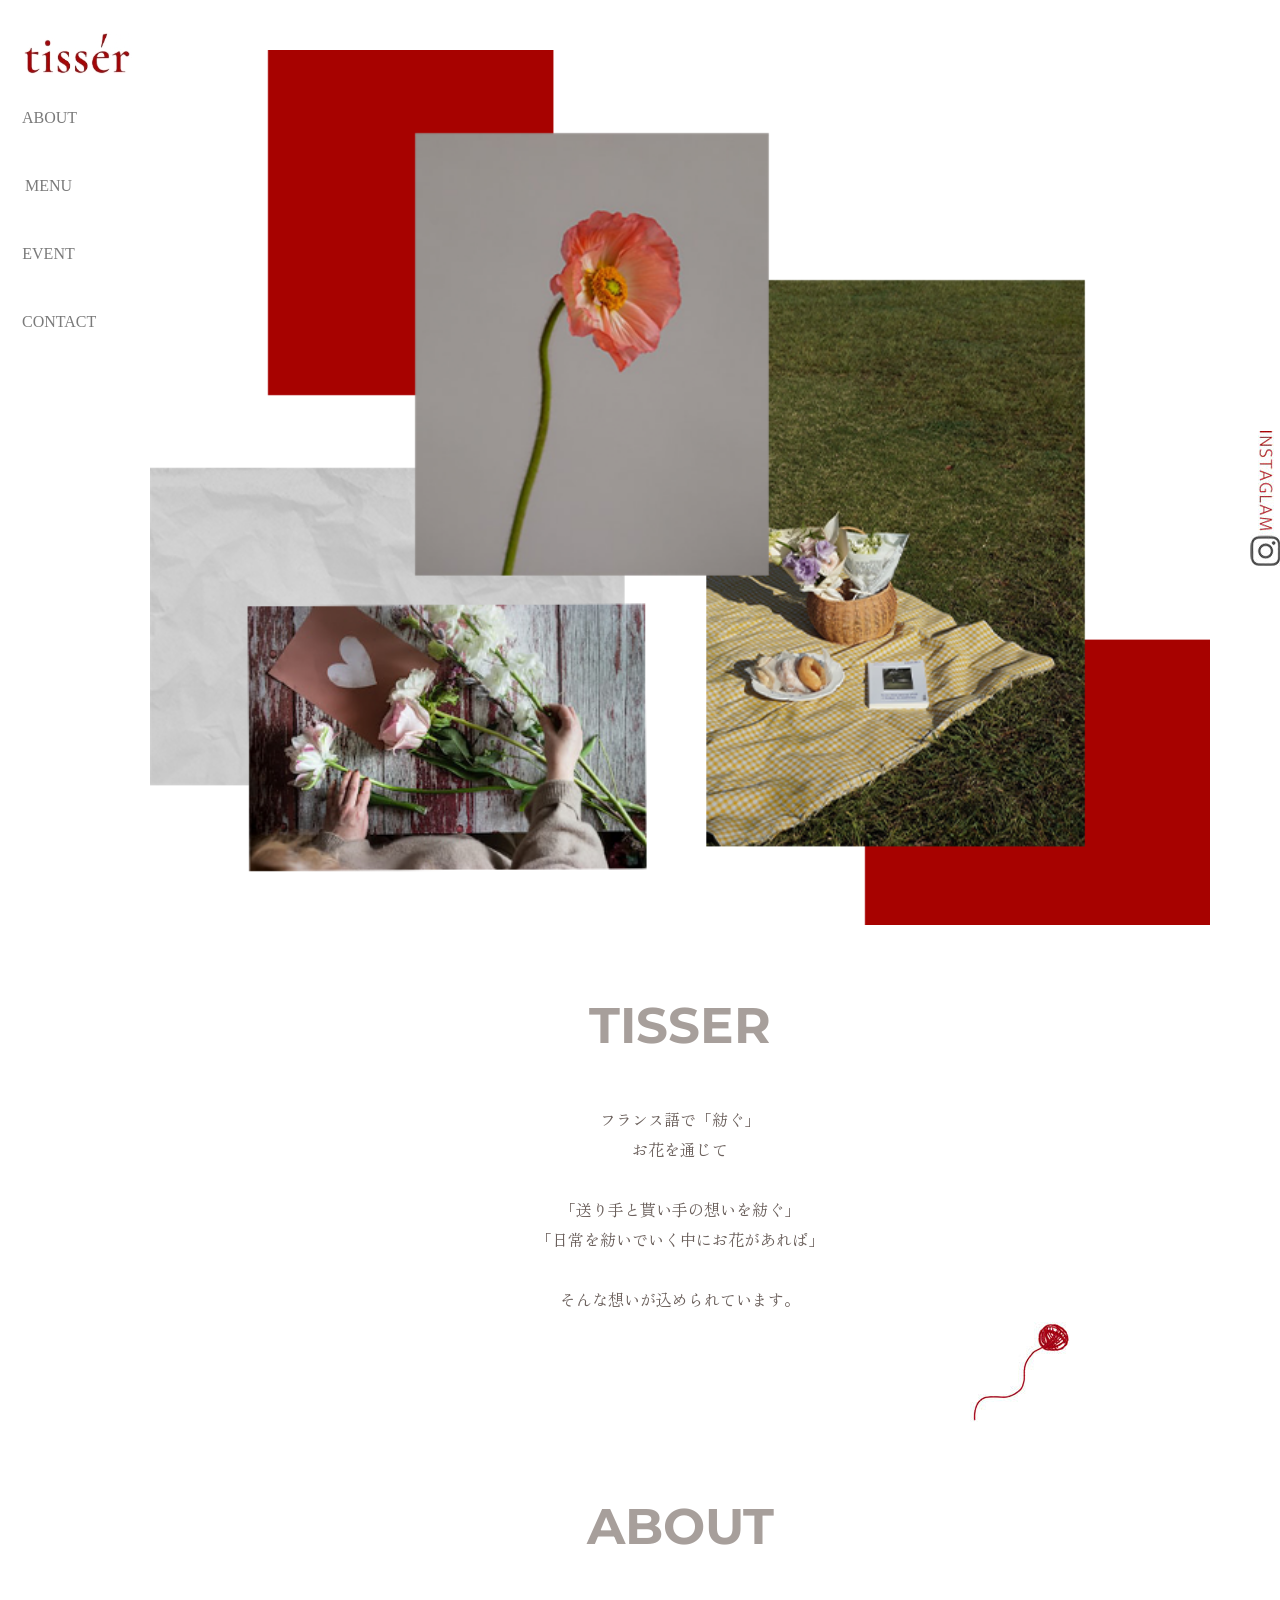
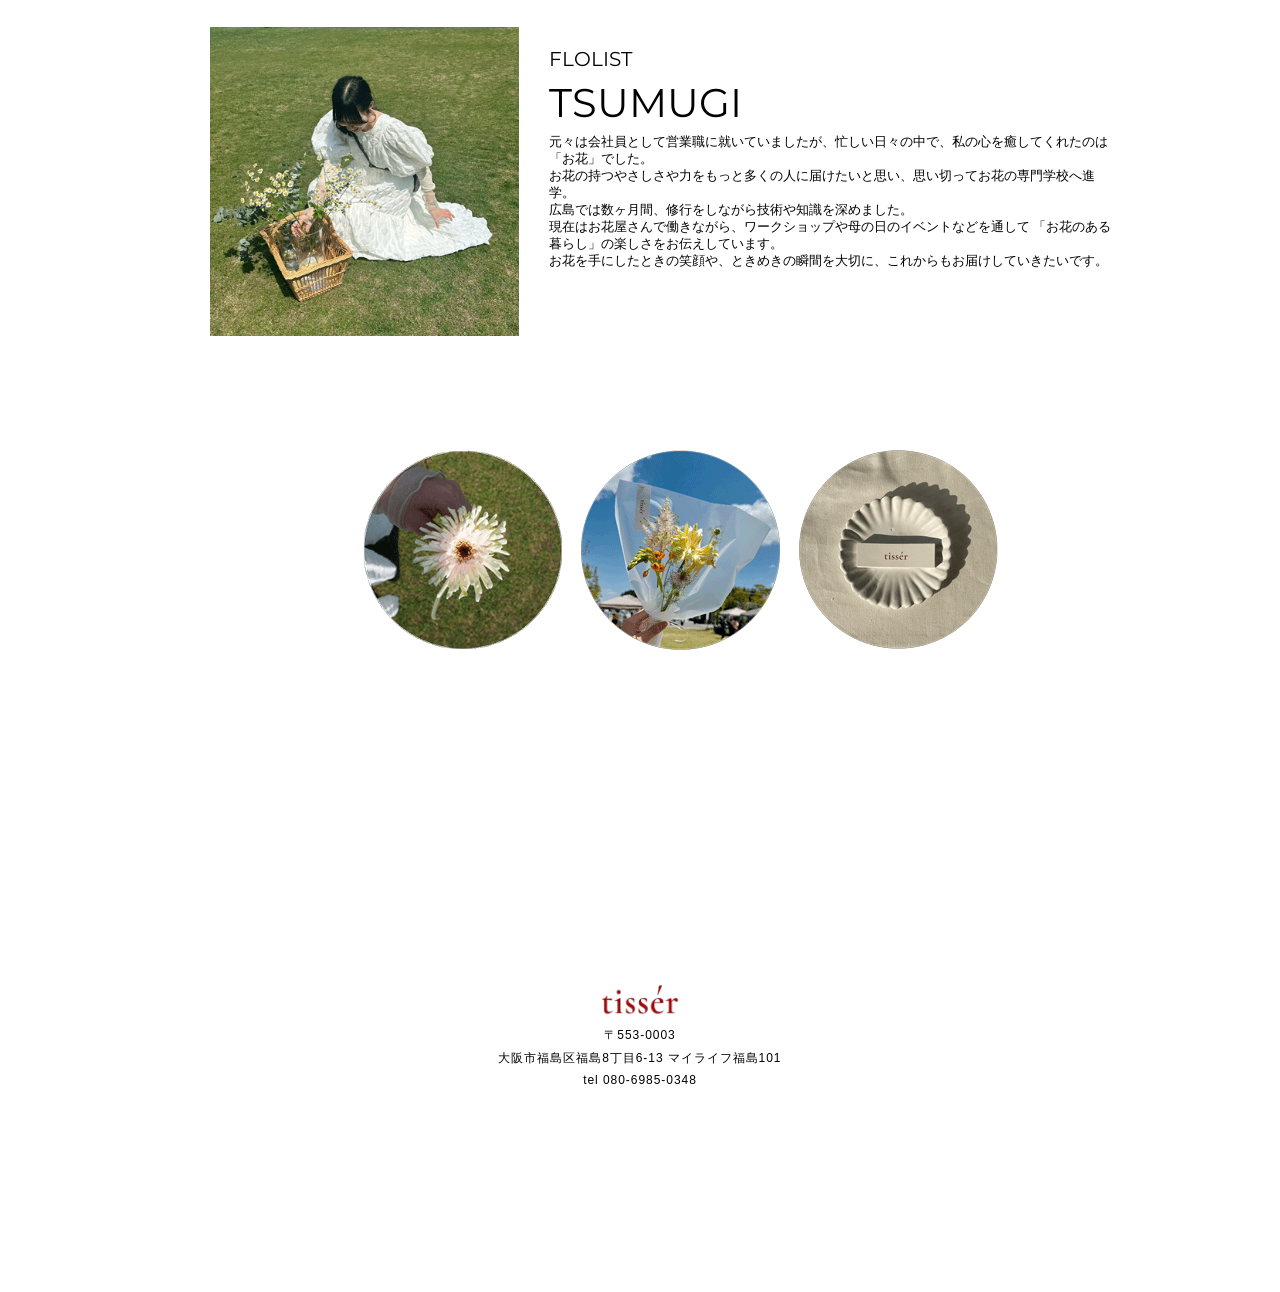
<file: index.html>
<!DOCTYPE html>
<html lang="ja">
  <head>
    <meta charset="UTF-8" />
    <meta http-equiv="X-UA-Compatible" content="IE=edge" />
    <meta name="viewport" content="width=device-width, initial-scale=1.0" />
    <title>Tisser Flowershop</title>
    <link rel="stylesheet" href="./css/style.css" />

    <!-- ファビコン -->
    <link rel="shortcut icon" href="./img/fav2.jpg" type="image/x-icon" />
    <link rel="apple-touch-icon" href="./img/fav2.jpg" />

    <!-- Google Fonts -->
    <link rel="preconnect" href="https://fonts.googleapis.com" />
    <link rel="preconnect" href="https://fonts.gstatic.com" crossorigin />
    <link
      href="https://fonts.googleapis.com/css2?family=BIZ+UDMincho&family=Montserrat:wght@100&family=Sawarabi+Mincho&family=Zen+Old+Mincho&display=swap"
      rel="stylesheet"
    />

    <!-- マウス -->
    <!-- <div id="cursor" class="cursor"></div> -->
  </head>

  <body>
    <div class="wrap">
      <!-- <Left  nav> -->
      <header class="sidenav">
        <h1 class="logo"><img src="./img/logo2.gif" alt="logo" /></h1>
        <nav class="nav">
          <div class="nav_menu">
            <p class="about_nav text-anime"><a href="./index.html">ABOUT</a></p>
            <p class="menu_nav text-anime"><a href="./menu.html">MENU</a></p>
            <p class="event_nav text-anime"><a href="./event.html">EVENT</a></p>
            <p class="contact_nav text-anime">
              <a href="./contact.html">CONTACT</a>
            </p>
          </div>
        </nav>
        <button class="hamberger">
          <span></span>
          <span></span>
        </button>
      </header>

      <!-- main column -->
      <main>
        <div class="container">
          <!-- Hero -->
          <section class="hero">
            <img src="./img/top.png" alt="トップ" />
          </section>

          <!-- tisser -->
          <section class="top">
            <h2 class="midasi">TISSER</h2>
            <p class="lead">
              フランス語で「紡ぐ」<br />お花を通じて<br />
              「送り手と貰い手の想いを紡ぐ」<br />「日常を紡いでいく中にお花があれば」<br />
              そんな想いが込められています。
            </p>
            <p class="keito"><img src="./img/keito.PNG" alt="毛糸の画像" /></p>
          </section>

          <!-- about -->
          <section>
            <h2 class="midasi">ABOUT</h2>
            <div class="about">
              <p><img src="./img/tsumugi.JPG" alt="つむぎの写真" /></p>
              <div class="tsumugi_text">
                <p class="flolost">FLOLIST</p>
                <p class="name">TSUMUGI</p>
                <p>
                  元々は会社員として営業職に就いていましたが、忙しい日々の中で、私の心を癒してくれたのは「お花」でした。<br />
                  お花の持つやさしさや力をもっと多くの人に届けたいと思い、思い切ってお花の専門学校へ進学。<br />
                  広島では数ヶ月間、修行をしながら技術や知識を深めました。<br />
                  現在はお花屋さんで働きながら、ワークショップや母の日のイベントなどを通して
                  「お花のある暮らし」の楽しさをお伝えしています。<br />
                  お花を手にしたときの笑顔や、ときめきの瞬間を大切に、これからもお届けしていきたいです。
                </p>
              </div>
            </div>
          </section>

          <!-- Circle nav -->
          <section>
            <div class="circle">
              <a class="menu_circle gazou-anime" href="./menu.html"
                ><img src="./img/menu_img.gif" alt="menuの丸い画像"
              /></a>
              <a class="event_circle gazou-anime" href="./event.html"
                ><img src="./img/workshop_img.gif" alt="eventの丸い画像"
              /></a>
              <a class="contact_circle gazou-anime" href="./contact.html"
                ><img src="./img/contact_img.gif" alt="contactの丸い画像"
              /></a>
            </div>
          </section>
        </div>

        <!-- Right insta -->
        <div class="insta">
          <a
            href="https://www.instagram.com/tmg.fleur___/"
            target="_blank"
            rel="noopener"
            ><img src="./img/insta.jpg" alt="インスタのロゴ"
          /></a>
        </div>
      </main>
    </div>

    <!-- footer -->
    <footer>
      <div class="address">
        <img src="./img/logo2.gif" alt="logo" />
        <br />〒553-0003 <br />
        大阪市福島区福島8丁目6-13 マイライフ福島101
        <br />
        tel 080-6985-0348
      </div>
    </footer>

    <script src="./script.js"></script>

    <!-- オープニングアニメーション -->
    <div class="loading">
      <img class="loading__logo" src="img/logo2.gif" alt="VOOL" />
    </div>
  </body>
</html>
</file>
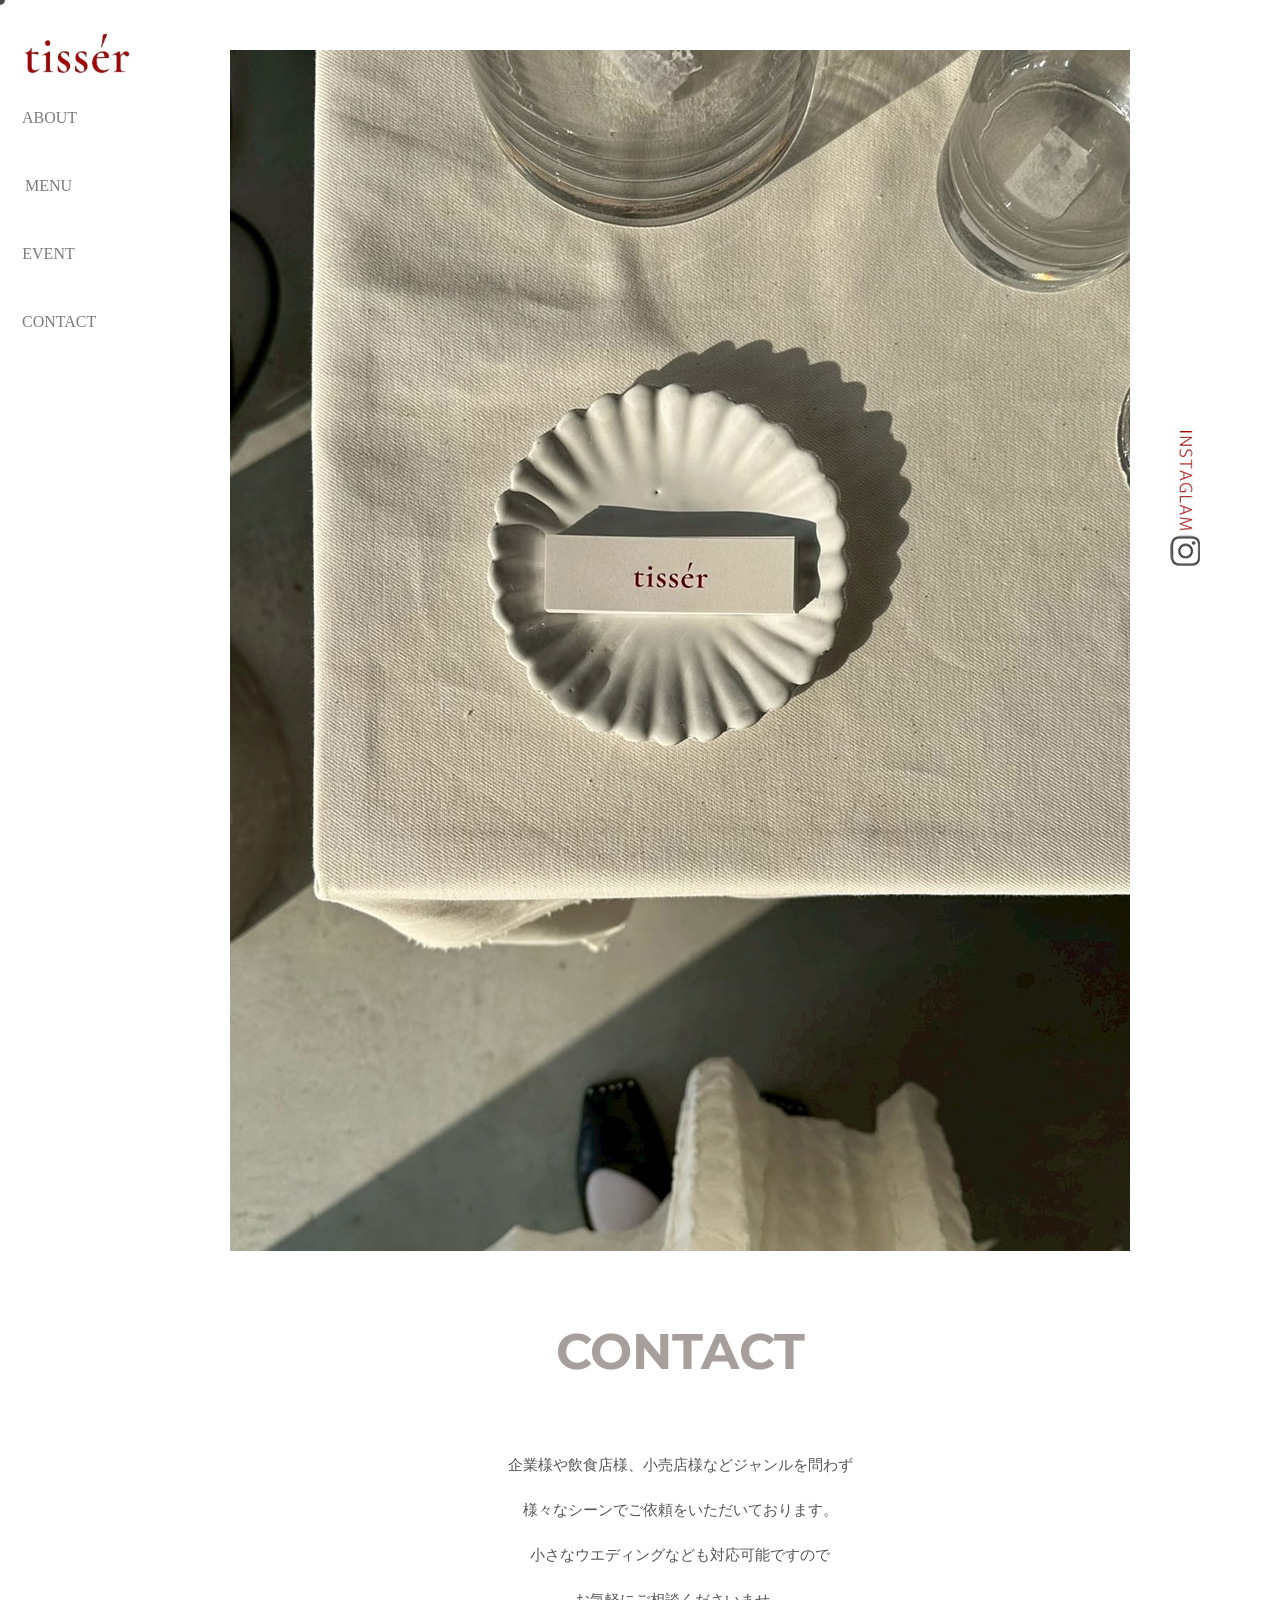
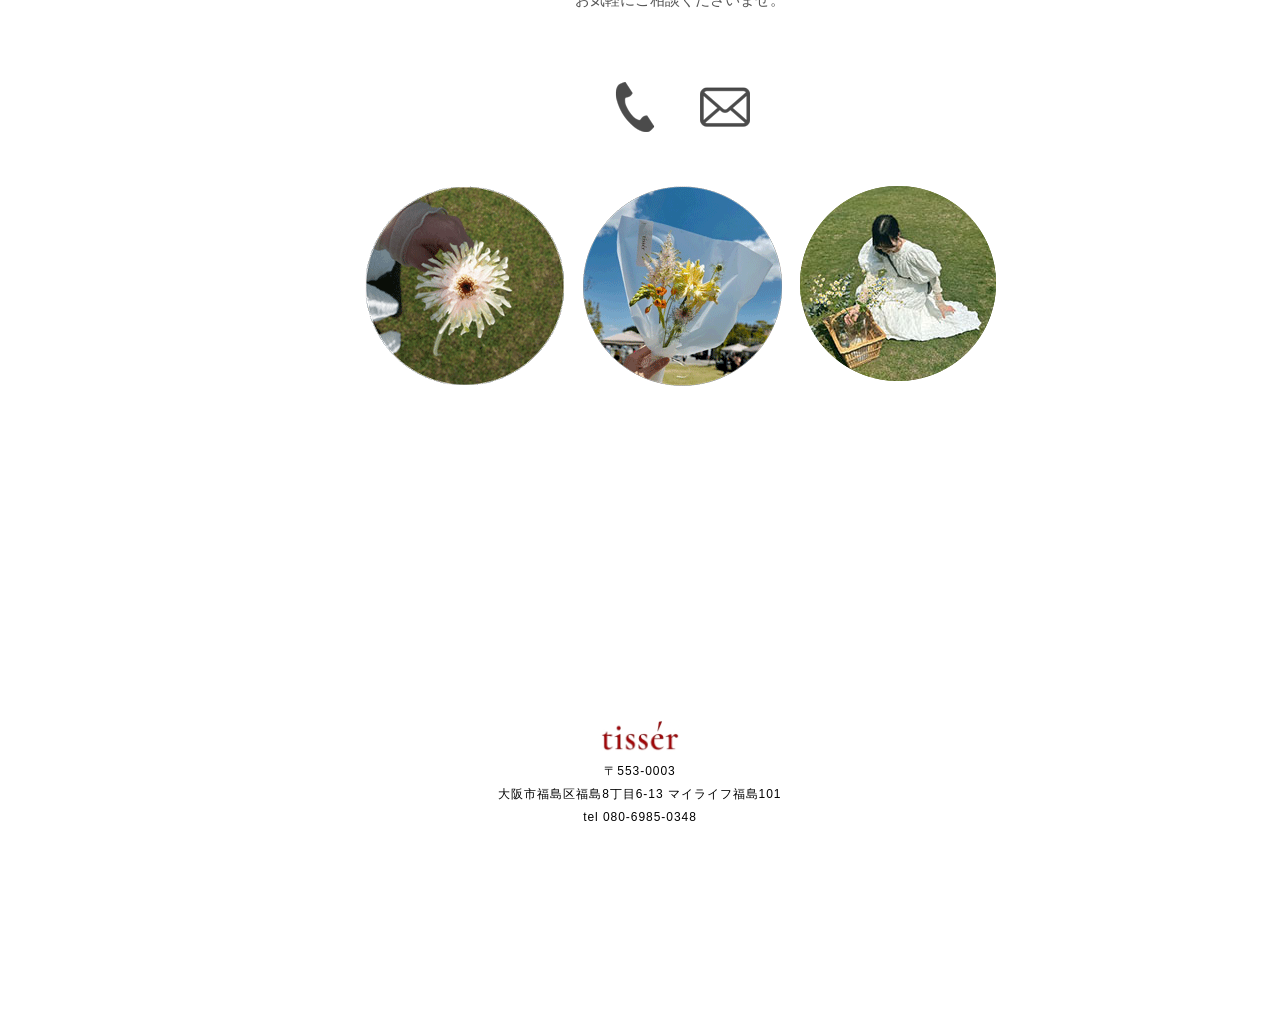
<file: contact.html>
<!DOCTYPE html>
<html lang="ja">

<head>
    <meta charset="UTF-8">
    <meta http-equiv="X-UA-Compatible" content="IE=edge">
    <meta name="viewport" content="width=device-width, initial-scale=1.0">
    <title>Tisser Flowershop</title>
    <link rel="stylesheet" href="./css/style.css">

    <!-- ファビコン -->
    <link rel="shortcut icon" href="./img/fav2.jpg" type="image/x-icon">
    <link rel="apple-touch-icon" href="./img/fav2.jpg">

    <!-- Google Fonts -->
    <link rel="preconnect" href="https://fonts.googleapis.com">
    <link rel="preconnect" href="https://fonts.gstatic.com" crossorigin>
    <link
        href="https://fonts.googleapis.com/css2?family=BIZ+UDMincho&family=Montserrat:wght@100&family=Sawarabi+Mincho&family=Zen+Old+Mincho&display=swap"
        rel="stylesheet">

         <!-- マウス -->
    <div id="cursor" class="cursor"></div>

</head>

<body>
    <div class="wrap">
        <!-- <Left  nav> -->
        <header class="sidenav">
            <h1 class="logo"><img src="./img/logo2.gif" alt="logo"></h1>
            <nav class="nav">
                <div class="nav_menu">
                    <p class="about_nav text-anime"><a href="./index.html">ABOUT</a></p>
                    <p class="menu_nav text-anime"><a href="./menu.html">MENU</a></p>
                    <p class="event_nav text-anime"><a href="./event.html">EVENT</a></p>
                    <p class="contact_nav text-anime"><a href="./contact.html">CONTACT</a></p>
                </div>
            </nav>
            <button class="hamberger">
                <span></span>
                <span></span>
            </button>
        </header>

        <!-- main column -->
        <main>
            <div class="container">
                <!-- Hero -->
                <section class="hero">
                    <img src="./img/IMG_2716.JPG" alt="トップ">
                </section>

                <section class="contact">
                    <h2 class="midasi">CONTACT</h2>
                    <p class="message">企業様や飲食店様、小売店様などジャンルを問わず <br>
                        様々なシーンでご依頼をいただいております。 <br>
                        小さなウエディングなども対応可能ですので <br>
                        お気軽にご相談くださいませ。
                    </p>
                    <div class="contact-icon">
                        <p><a href="tel:090-1234-5678"><img src="./img/call.png" alt="電話のアイコン"></a></p>
                        <p><a href="mailto:info@example.com?subject=お問い合わせ&body=ご連絡内容をご記入ください。
                            "target="_blank"><img src="./img/mail.png" alt="メールのアイコン"></a></p>
                    </div>
                </section>

            
                


                <!-- Circle nav -->
                <section>
                    <div class="circle">
                        <a class="menu_circle gazou-anime" href="./menu.html"><img src="./img/menu_img.gif"
                                alt="menuの丸い画像"></a>
                        <a class="event_circle gazou-anime" href="./event.html"><img src="./img/workshop_img.gif"
                                alt="eventの丸い画像"></a>
                        <a class="about_circle gazou-anime" href="./index.html"><img src="./img/about.png"
                                alt="aboutの丸い画像"></a>
                    </div>
                </section>
            </div>

            <!-- Right insta -->
            <div class="insta">
                <a href="https://www.instagram.com/tmg.fleur___/" target="_blank" rel="noopener"><img
                        src="./img/insta.jpg" alt="インスタのロゴ"></a>

            </div>
        </main>
    </div>

    <!-- footer -->
    <footer>
        <div class="address">
            <img src="./img/logo2.gif" alt="logo">
            <br>〒553-0003 <br>
            大阪市福島区福島8丁目6-13 マイライフ福島101
            <br> tel 080-6985-0348
        </div>
    </footer>

    <script src="./script.js"></script>
</body>

</html>
</file>
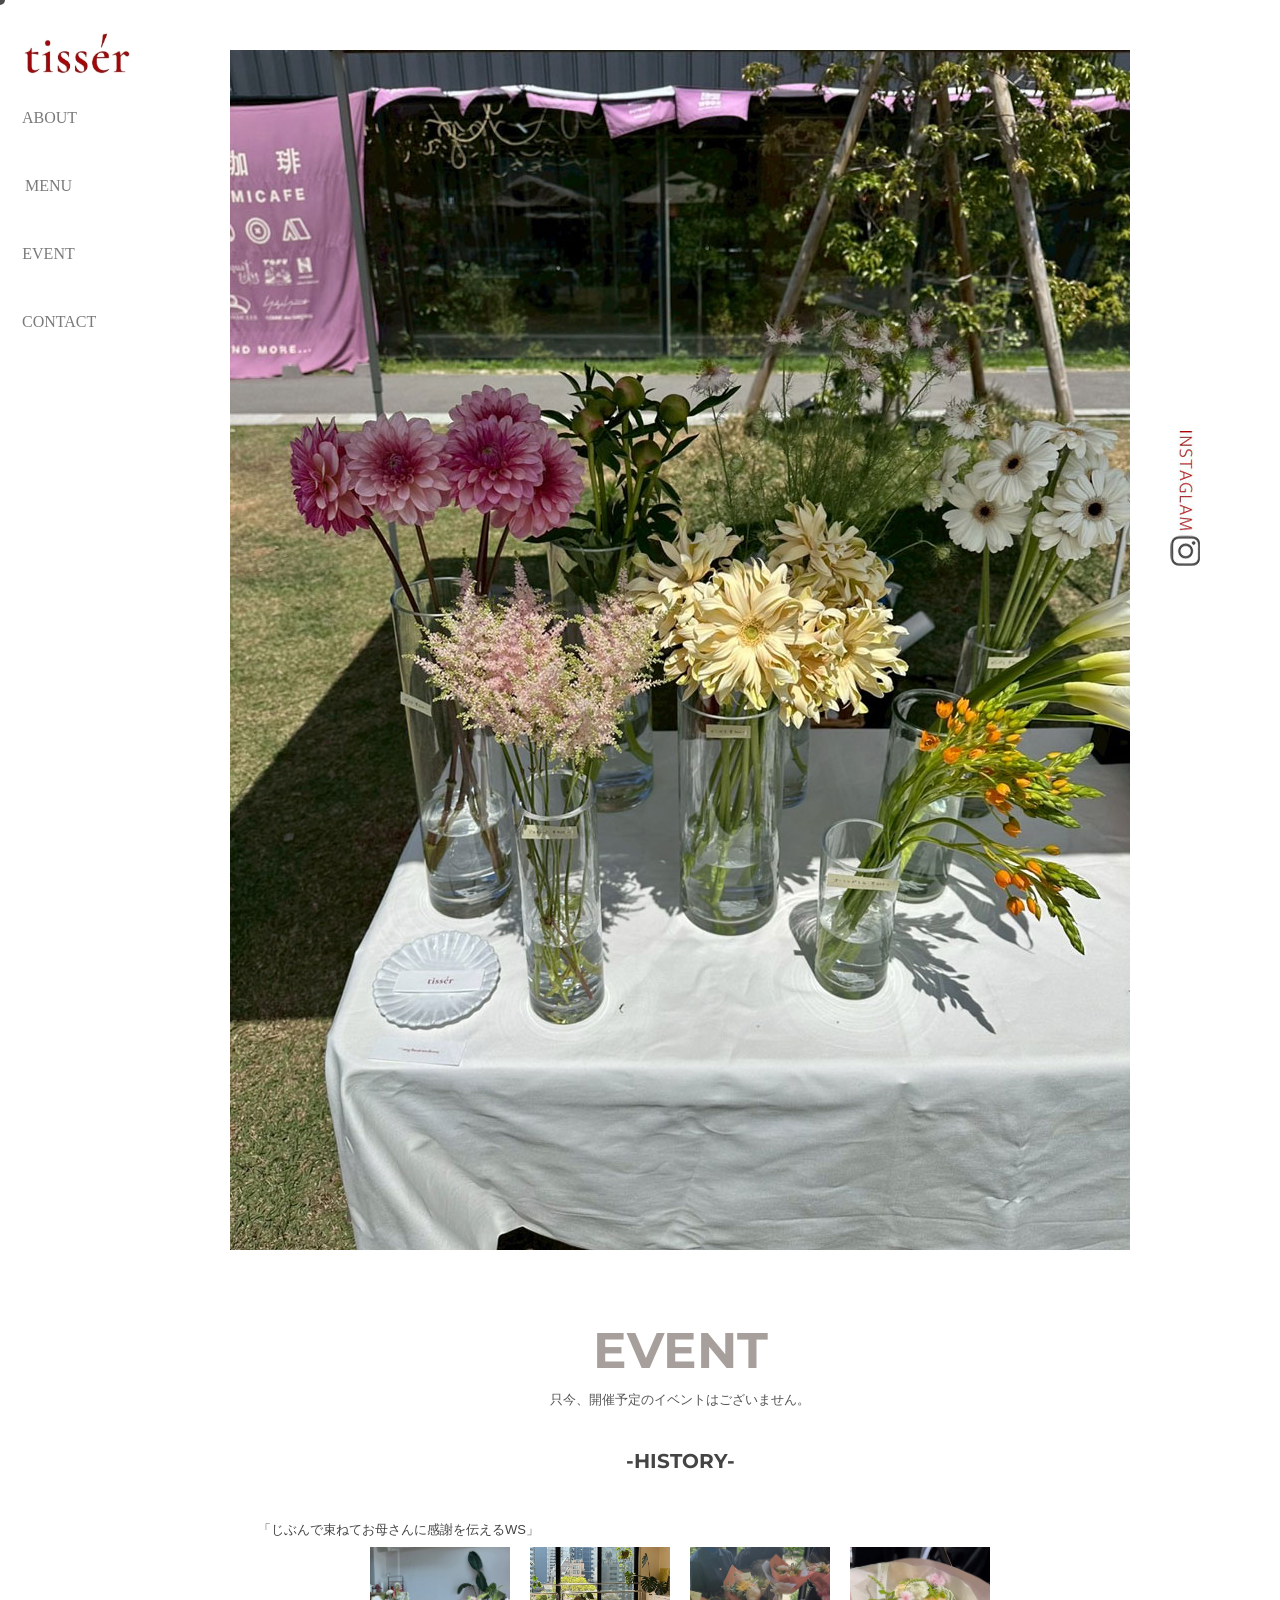
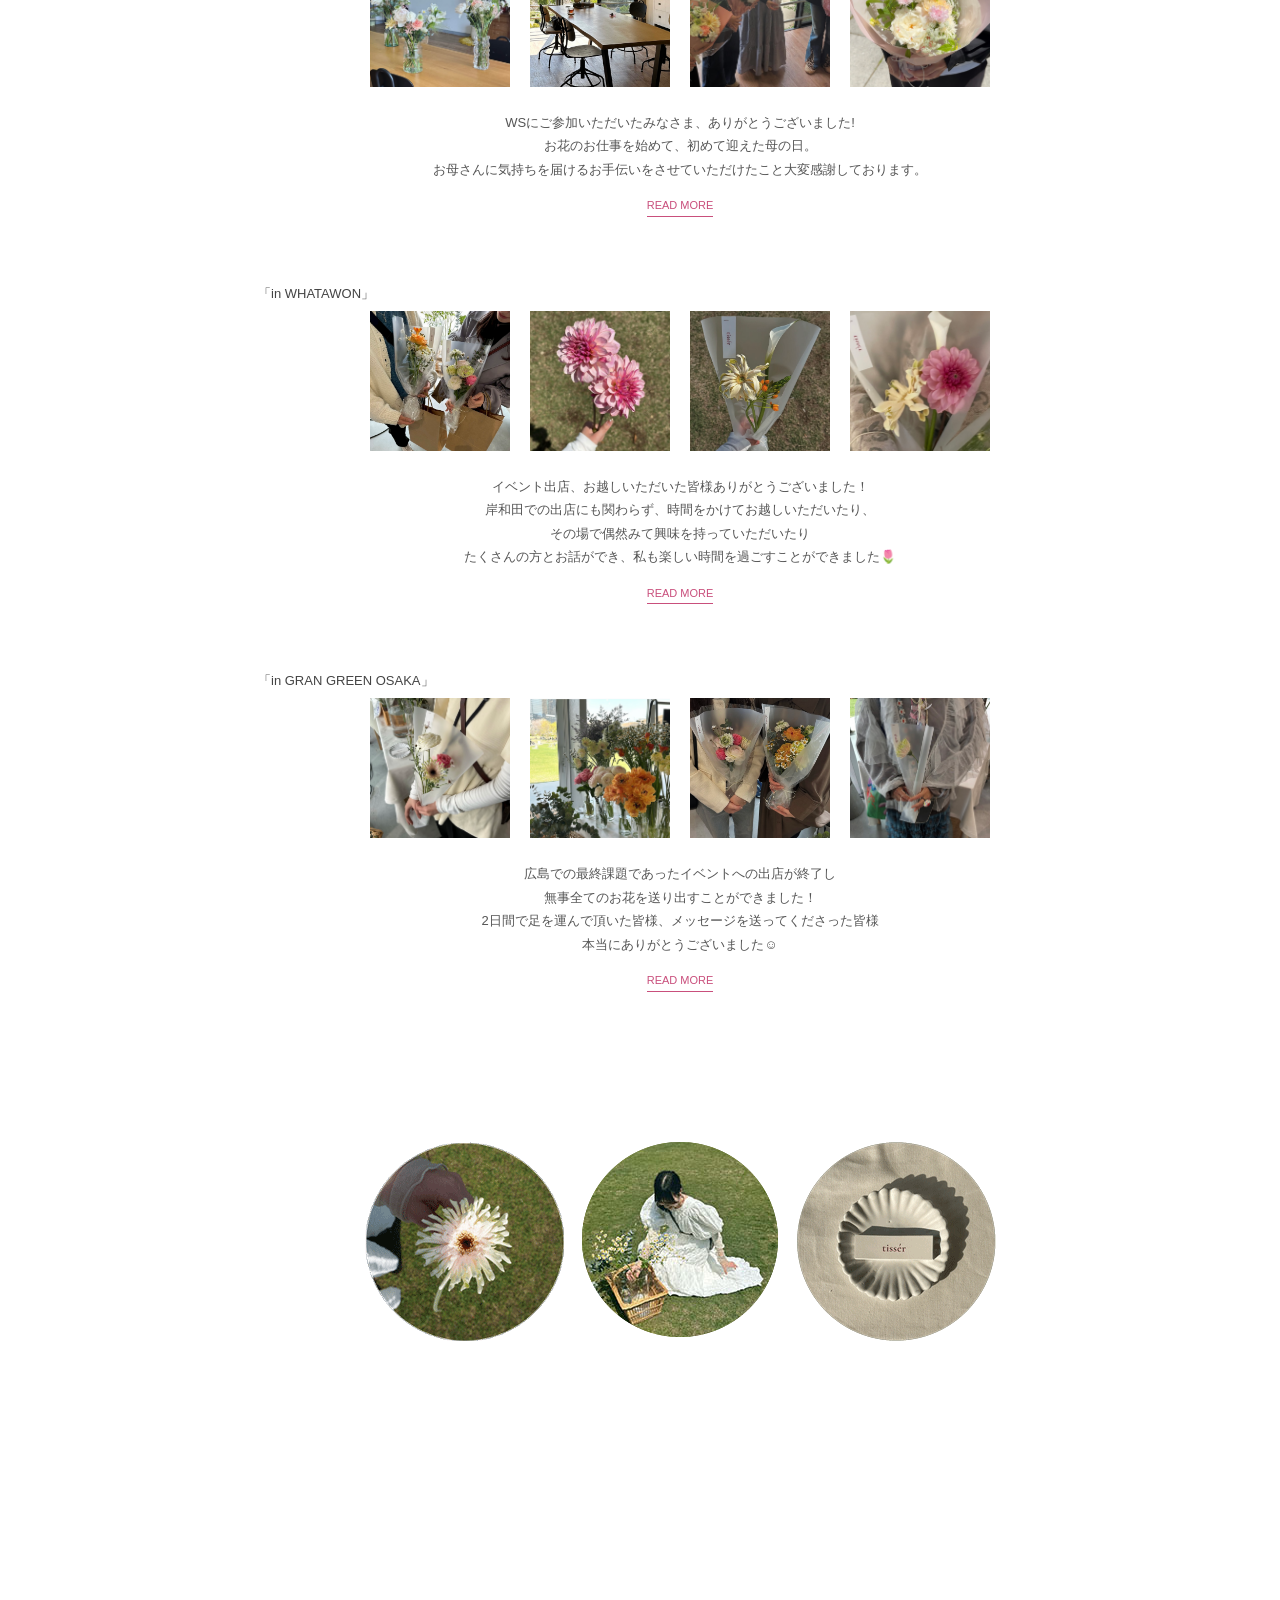
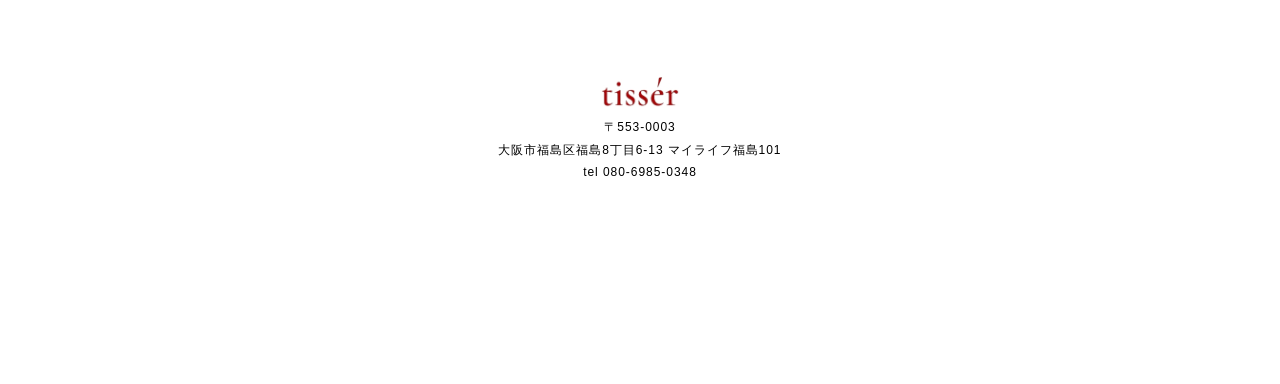
<file: event.html>
<!DOCTYPE html>
<html lang="ja">

<head>
    <meta charset="UTF-8">
    <meta http-equiv="X-UA-Compatible" content="IE=edge">
    <meta name="viewport" content="width=device-width, initial-scale=1.0">
    <title>Tisser Flowershop</title>
    <link rel="stylesheet" href="./css/style.css">

    <!-- ファビコン -->
    <link rel="shortcut icon" href="./img/fav2.jpg" type="image/x-icon">
    <link rel="apple-touch-icon" href="./img/fav2.jpg">

    <!-- Google Fonts -->
    <link rel="preconnect" href="https://fonts.googleapis.com">
    <link rel="preconnect" href="https://fonts.gstatic.com" crossorigin>
    <link
        href="https://fonts.googleapis.com/css2?family=BIZ+UDMincho&family=Montserrat:wght@100&family=Sawarabi+Mincho&family=Zen+Old+Mincho&display=swap"
        rel="stylesheet">

         <!-- マウス -->
    <div id="cursor" class="cursor"></div>
</head>

<body>
    <div class="wrap">
        <!-- <Left  nav> -->
        <header class="sidenav">
            <h1 class="logo"><img src="./img/logo2.gif" alt="logo"></h1>
            <nav class="nav">
                <div class="nav_menu">
                    <p class="about_nav text-anime"><a href="./index.html">ABOUT</a></p>
                    <p class="menu_nav text-anime"><a href="./menu.html">MENU</a></p>
                    <p class="event_nav text-anime"><a href="./event.html">EVENT</a></p>
                    <p class="contact_nav text-anime"><a href="./contact.html">CONTACT</a></p>
                </div>
            </nav>
            <button class="hamberger">
                <span></span>
                <span></span>
            </button>
        </header>

        <!-- main column -->
        <main>
            <div class="container">
                <!-- Hero -->
                <section class="hero">
                    <img src="./img/IMG_2732.JPG" alt="トップ">
                </section>

                <section class="event">
                    <h2 class="midasi">EVENT</h2>
                    <div class="event_category">
                        <h3>只今、開催予定のイベントはございません。</h3>
                    </div>

                    <div class="insta_category">
                        <h3>-HISTORY-</h3>
                        <div class="history-items">
                            <div class="hahanohi">
                                <h4>「じぶんで束ねてお母さんに感謝を伝えるWS」</h4>
                                <ul>
                                    <li><img src="./img/IMG_3125.jpg" alt="机の上の花瓶"></li>
                                    <li><img src="./img/IMG_31552.jpg" alt="雰囲気"></li>
                                    <li><img src="./img/IMG_31492.jpg" alt="花束を持っている人"></li>
                                    <li><img src="./img/IMG_3153.jpg" alt="花束を持っている男性"></li>
                                </ul>
                                <p>WSにご参加いただいたみなさま、ありがとうございました! <br>
                                    お花のお仕事を始めて、初めて迎えた母の日。<br>
                                    お母さんに気持ちを届けるお手伝いをさせていただけたこと大変感謝しております。</p>
                                    <p><a href="https://www.instagram.com/p/DJn3G1JSYxD/?igsh=MzlmYnRzanR3dDg="target="_blank">READ MORE</a></p>
                            </div>
                            <div class="whatawon">
                                <h4>「in WHATAWON」</h4>
                                <ul>
                                    <li><img src="./img/IMG_2739 2.jpg" alt="花たち"></li>
                                    <li><img src="./img/IMG_3161.jpg" alt="ピンクの花"></li>
                                    <li><img src="./img/IMG_3160.jpg" alt="黄色の花"></li>
                                    <li><img src="./img/IMG_3159.jpg" alt="ピンクと黄色の花"></li>
                                </ul>
                                <p>イベント出店、お越しいただいた皆様ありがとうございました！<br>
                                    岸和田での出店にも関わらず、時間をかけてお越しいただいたり、<br> その場で偶然みて興味を持っていただいたり<br>
                                    たくさんの方とお話ができ、私も楽しい時間を過ごすことができました🌷</p>
                                    <p><a href="https://www.instagram.com/p/DJPFgpcyiwb/?igsh=ZXlzM3pweTh3djN3"target="_blank">READ MORE</a></p>
                            </div>

                            <div class="grangreen">
                                <h4>「in GRAN GREEN OSAKA」</h4>
                                <ul>
                                    <li><img src="./img/IMG_3122.jpg" alt="つむぎが持ってる花束"></li>
                                    <li><img src="./img/IMG_3135.jpg" alt="お花の雰囲気画像"></li>
                                    <li><img src="./img/IMG_3129.jpg" alt="花束持っている二人"></li>
                                    <li><img src="./img/IMG_3130.jpg" alt="一輪の花束"></li>
                                </ul>
                                <p>広島での最終課題であったイベントへの出店が終了し <br> 無事全てのお花を送り出すことができました！<br>
                                    2日間で足を運んで頂いた皆様、メッセージを送ってくださった皆様<br>
                                    本当にありがとうございました☺️</p>
                                    <p><a href="https://www.instagram.com/p/DIJBylYyQb6/?igsh=MWx0YTVzbjA5ajE2eQ=="target="_blank">READ MORE</a></p>
                            </div>
                        </div>
                    </div>

                    <!-- Circle nav -->
                    <section>
                        <div class="circle">
                            <a class="menu_circle gazou-anime" href="./menu.html"><img src="./img/menu_img.gif"
                                    alt="menuの丸い画像"></a>
                                    <a class="about_circle gazou-anime" href="./index.html"><img src="./img/about.png"
                                        alt="aboutの丸い画像"></a>
                            <a class="contact_circle gazou-anime" href="./contact.html"><img src="./img/contact_img.gif"
                                    alt="contactの丸い画像"></a>
                        </div>
                    </section>
                </section>
            </div>




           
            <!-- Right insta -->
            <div class="insta">
                <a href="https://www.instagram.com/tmg.fleur___/" target="_blank" rel="noopener"><img
                        src="./img/insta.jpg" alt="インスタのロゴ"></a>

            </div>
        </main>
    </div>

    <!-- footer -->
    <footer>
        <div class="address">
            <img src="./img/logo2.gif" alt="logo">
            <br>〒553-0003 <br>
            大阪市福島区福島8丁目6-13 マイライフ福島101
            <br> tel 080-6985-0348
        </div>
    </footer>

    <script src="./script.js"></script>
</body>

</html>
</file>
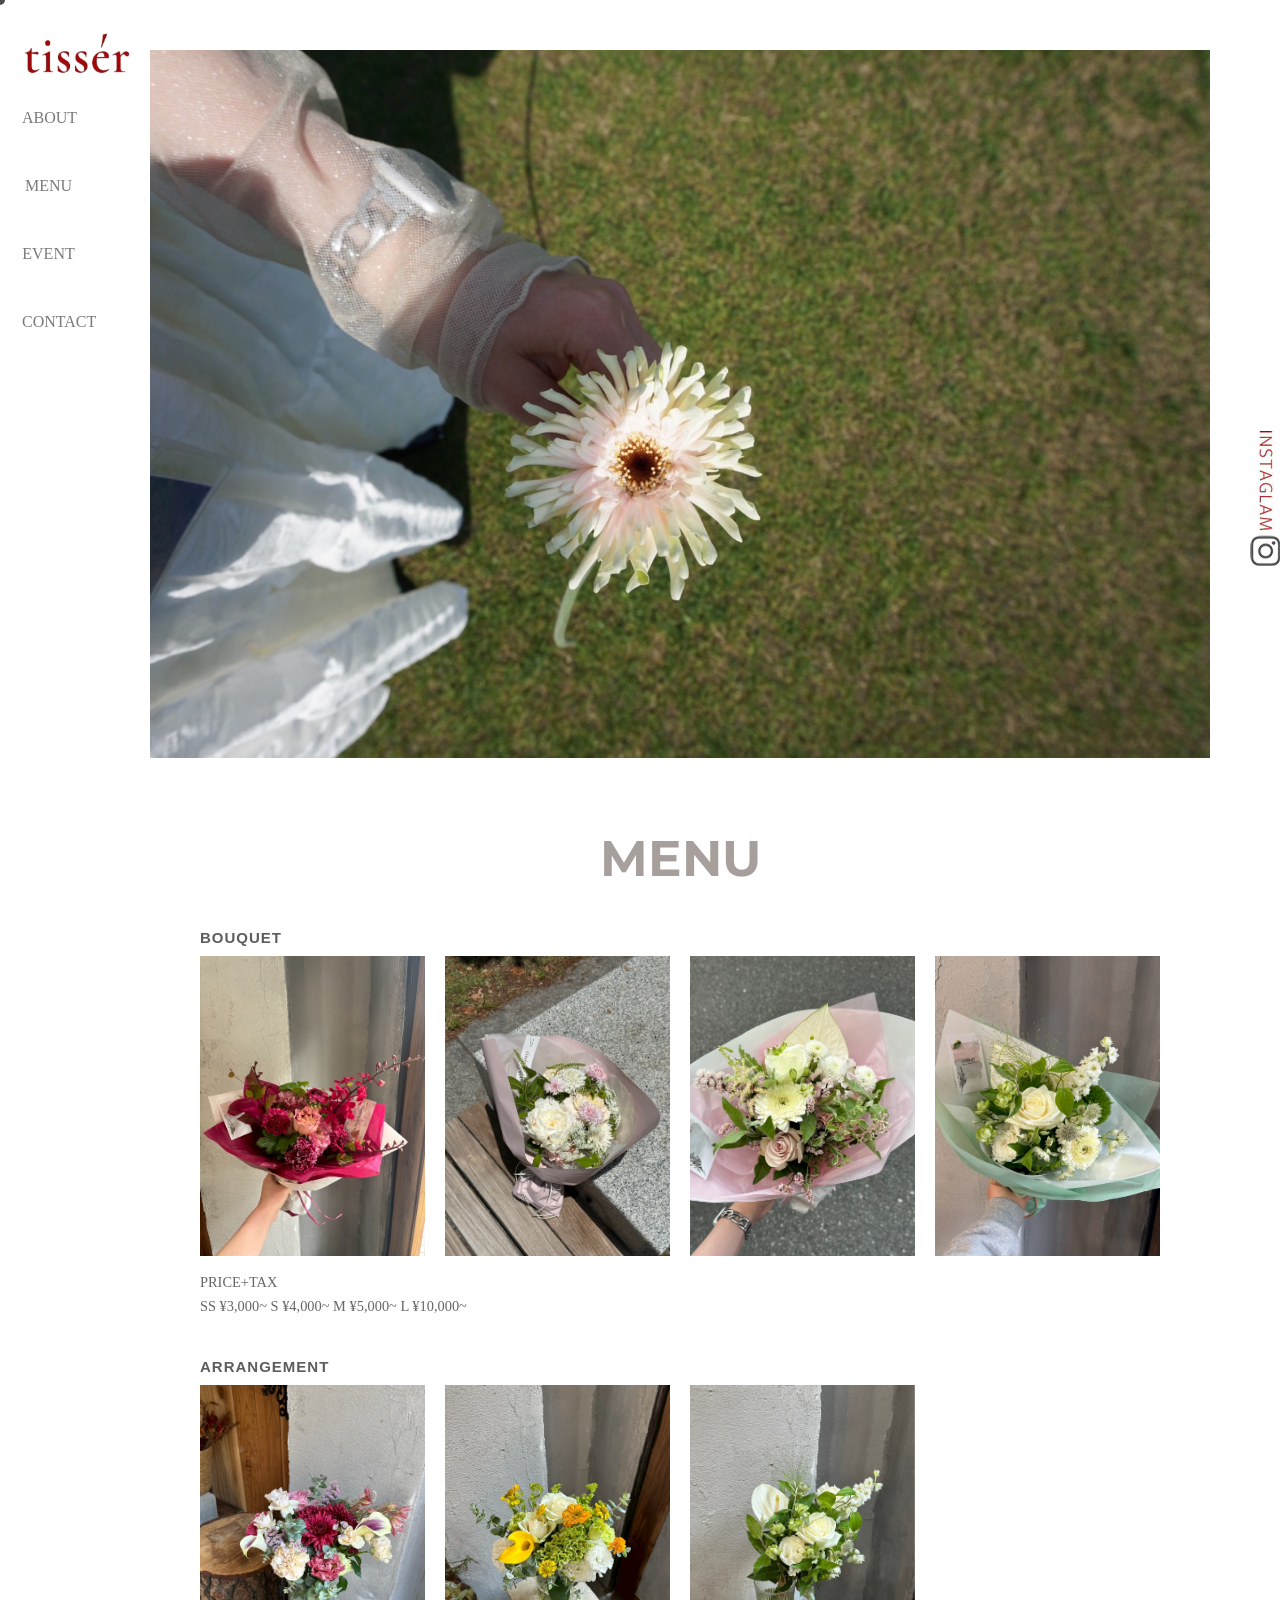
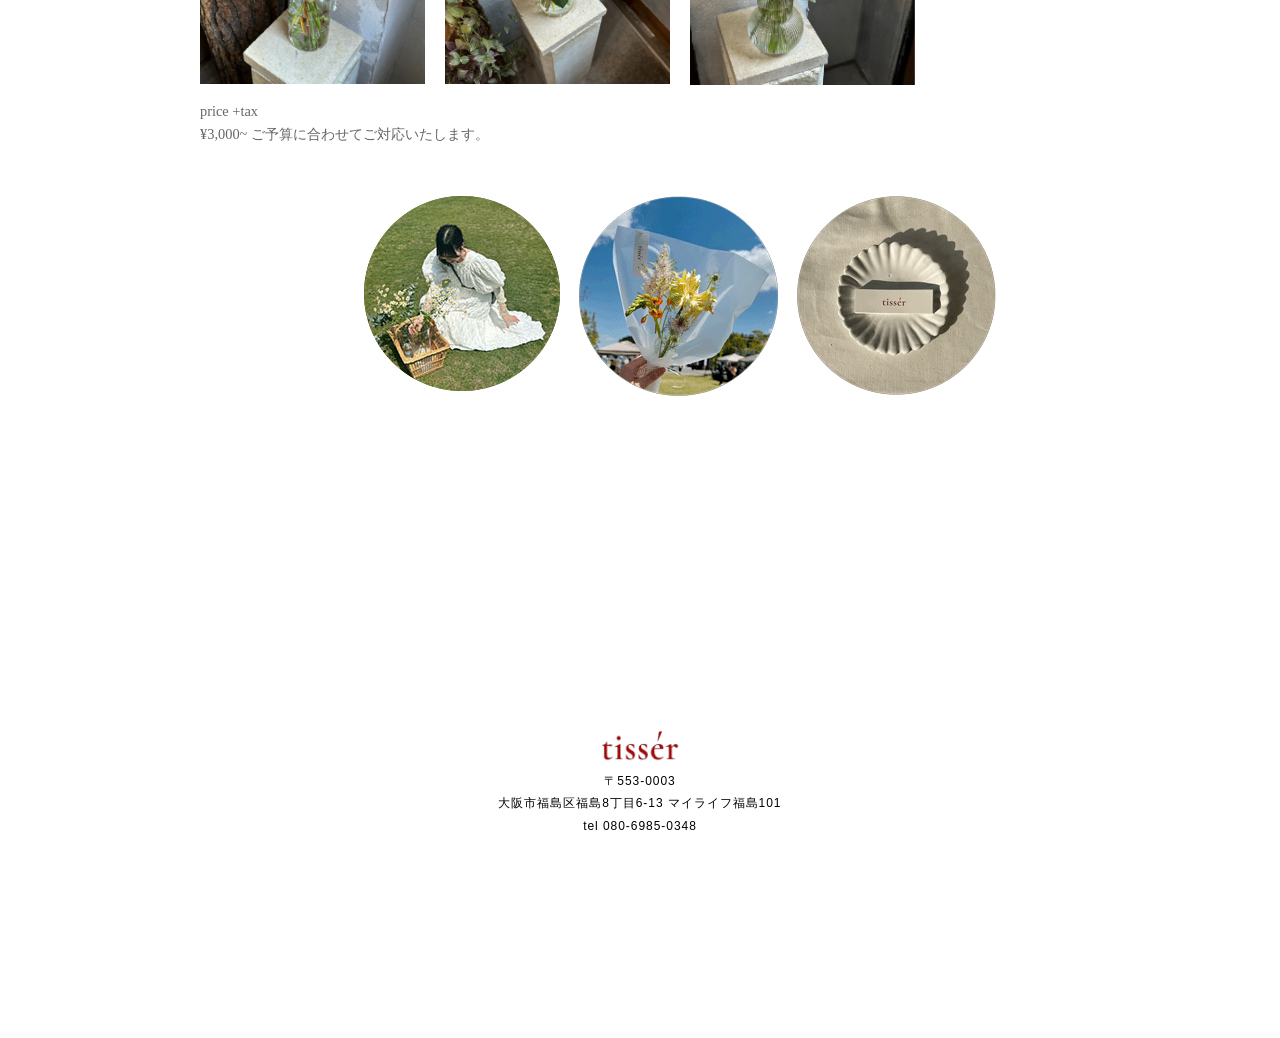
<file: menu.html>
<!DOCTYPE html>
<html lang="ja">

<head>
    <meta charset="UTF-8">
    <meta http-equiv="X-UA-Compatible" content="IE=edge">
    <meta name="viewport" content="width=device-width, initial-scale=1.0">
    <title>Tisser Flowershop</title>
    <link rel="stylesheet" href="./css/style.css">

    <!-- ファビコン -->
    <link rel="shortcut icon" href="./img/fav2.jpg" type="image/x-icon">
    <link rel="apple-touch-icon" href="./img/fav2.jpg">

    <!-- Google Fonts -->
    <link rel="preconnect" href="https://fonts.googleapis.com">
    <link rel="preconnect" href="https://fonts.gstatic.com" crossorigin>
    <link
        href="https://fonts.googleapis.com/css2?family=BIZ+UDMincho&family=Montserrat:wght@100&family=Sawarabi+Mincho&family=Zen+Old+Mincho&display=swap"
        rel="stylesheet">

         <!-- マウス -->
    <div id="cursor" class="cursor"></div>

</head>

<body>
    <div class="wrap">
        <!-- <Left  nav> -->
        <header class="sidenav">
            <h1 class="logo"><img src="./img/logo2.gif" alt="logo"></h1>
            <nav class="nav">
                <div class="nav_menu">
                    <p class="about_nav text-anime"><a href="./index.html">ABOUT</a></p>
                    <p class="menu_nav text-anime"><a href="./menu.html">MENU</a></p>
                    <p class="event_nav text-anime"><a href="./event.html">EVENT</a></p>
                    <p class="contact_nav text-anime"><a href="./contact.html">CONTACT</a></p>
                </div>
            </nav>
            <button class="hamberger">
                <span></span>
                <span></span>
            </button>
        </header>

        <!-- main column -->
        <main>
            <div class="container">
                <!-- Hero -->
                <section class="hero">
                    <img src="./img/IMG_2712.JPG" alt="トップ">
                </section>

                <section class="menu">
                    <h2 class="midasi">MENU</h2>
                    <div class="menu_category">
                        <h3>BOUQUET</h3>
                        <div class="menu-items">
                            <img src="./img/IMG_2720.JPG" alt="花束1">
                            <img src="./img/IMG_2721.JPG" alt="花束2">
                            <img src="./img/IMG_2722.JPG" alt="花束3">
                            <img src="./img/IMG_2723.JPG" alt="花束4">
                        </div>
                        <p class="price">PRICE+TAX <br>
                            SS ¥3,000~ S ¥4,000~ M ¥5,000~ L ¥10,000~</p>
                    </div>

                    <div class="menu_category">
                        <h3>ARRANGEMENT</h3>
                        <div class="menu-items">
                            <img src="./img/IMG_2727.JPG" alt="花1">
                            <img src="./img/IMG_2728.JPG" alt="花2">
                            <img src="./img/IMG_2731.JPG" alt="花3">
                        </div>
                        <p class="price">price +tax <br>
                            ¥3,000~ ご予算に合わせてご対応いたします。</p>
                    </div>
                </section>
                <!-- Circle nav -->
                <section>
                    <div class="circle">
                        <a class="about_circle gazou-anime" href="./index.html"><img src="./img/about.png"
                                alt="aboutの丸い画像"></a>
                        <a class="event_circle gazou-anime" href="./event.html"><img src="./img/workshop_img.gif"
                                alt="eventの丸い画像"></a>
                        <a class="contact_circle gazou-anime" href="./contact.html"><img src="./img/contact_img.gif"
                                alt="contactの丸い画像"></a>
                    </div>
                </section>
            </div>

            <!-- Right insta -->
            <div class="insta">
                <a href="https://www.instagram.com/tmg.fleur___/" target="_blank" rel="noopener"><img
                        src="./img/insta.jpg" alt="インスタのロゴ"></a>

            </div>
        </main>
    </div>

    <!-- footer -->
    <footer>
        <div class="address">
            <img src="./img/logo2.gif" alt="logo">
            <br>〒553-0003 <br>
            大阪市福島区福島8丁目6-13 マイライフ福島101
            <br> tel 080-6985-0348
        </div>
    </footer>

    <script src="./script.js"></script>
</body>

</html>
</file>
<file: css/style.css>
@charset "utf-8";

* {
  /* 全てのタグに設定される 全称セレクタ */
  margin: 0;
  padding: 0;
  box-sizing: border-box;
  /* パディングとボーダー幅をwidthに含める計算をする */
  /*デフォルトのマウスカーソルを非表示にする*/
  /* cursor: none; */
}

.all {
  display: flex;
  /* 横並びにする */
  justify-content: space-between;
  /* 均等揃え */
  align-items: center;
  /* 上下中央 */
}

a {
  text-decoration: none;
  /* aタグが下線を作っているので、この装飾を消す */
  color: rgb(122, 122, 122);
  /* aタグが色を紫にしているので、それを黒にする */
}

header {
  padding: 20px;
  z-index: 111;
  /* ヘッダー内の余白 */
}

/* マウス */
/*独自のマウスカーソルを作成*/
.cursor {
  position: fixed;
  top: -5px;
  left: -5px;
  width: 10px;
  height: 10px;
  border-radius: 50%;
  background: rgba(0, 0, 0, 0.7);
  z-index: 1000;
  transition: width 0.5s, height 0.5s, top 0.5s, left 0.5s;
  transform: translate(0, 0);
  pointer-events: none;
}

/*aタグにホバーした時に見た目変化*/
.cursor.cursor--hover {
  top: -20px;
  left: -20px;
  width: 40px;
  height: 40px;
  background: rgba(205, 114, 113, 0.5);
}

/*動き確認用ボタン*/
.btn {
  display: inline-block;
  min-width: 300px;
  margin: 20px;
  padding: 20px;
  color: #fff;
  background-color: #000;
  font-size: 20px;
  font-weight: bold;
  text-decoration: none;
  text-align: center;
}

.header-inner {
  max-width: 1280px;
  /* 1280px以上にならない */
  margin: 0 auto;
  /* 幅が設定されていたら。その要素を中央に */
  display: flex;
  /* 横並びにする */
  justify-content: space-between;
  /* 均等揃え */
  align-items: flex-end;
  /* 下揃え */
}

nav {
  width: 50%;
  /* ナビメニューの幅を広くする */
}

.hamberger {
  display: none;
}

/* logo */
.logo img {
  width: 110px;
}

:root {
  --paper: #ffffff;
  --ink: #5a4d4a;
  --muted: #a79f9b;
  --accent: #b45a5a;
  --radius: 14px;
  --lh: 1.8;
}

/* index.html */
body {
  margin: 0 auto;
}

/* Layout */
.wrap {
  display: grid;
  grid-template-columns: 150px 1fr;
}

/* Left Nav */
.sidenav {
  position: sticky;
  top: 0;
  height: 1000px;
  padding: 32px 22px;
  display: flex;
  flex-direction: column;
}

.sidenav a {
  display: block;
  margin: 25px 0;
}

/* サイドナビ動き */
/* 全体設定 */
.nav_menu {
  text-align: center;
}

p a:hover {
  color: #ae1313;
  transition: all 0.5s;
}

/* 左からライン*/
.text-anime a {
  position: relative;
  text-align: center;
  display: inline-block;
}

.text-anime a:before {
  content: "";
  position: absolute;
  left: 0;
  bottom: 0;
  width: 0;
  height: 1.5px;
  background-color: #ae1313;
  -webkit-transition: width 0.2s ease;
  -moz-transition: width 0.2s ease;
  -o-transition: width 0.2s ease;
  transition: width 0.2s ease;
}

.text-anime a:hover:before {
  width: 100%;
}

main {
  max-width: 1200px;
  margin: auto;
}

/* Hero */

.hero img {
  width: 100%;
  height: auto;
  display: block;
}

/* Main */
main {
  padding: 50px 0 80px;
  display: flex;
  justify-content: center;
}

.midasi {
  text-align: center;
  font-family: "Montserrat", sans-serif;
  font-size: 50px;
  color: var(--muted);
  letter-spacing: 0.2.5em;
  margin: 70px 0 10px;
}

.lead {
  text-align: center;
  font-size: clamp(12px, 1.6vw, 16px);
  color: #6b605c;
  white-space: pre-line;
  padding: 8px 18px;
  font-family: serif;
  font-family: "Zen Old Mincho", serif;
  font-style: normal;
  line-height: 30px;
}

.keito {
  text-align: right;
  margin-right: 140px;
}

/* About */
.about {
  display: flex;
  margin: 40px;
}

.about img {
  margin: 30px 10px 60px 20px;
  width: 100%;
  min-width: 200px;
}

.tsumugi_text {
  margin: 50px;
  font-size: 80%;
  font-family: "Montserrat", sans-serif;
}

.flolost {
  font-size: 20px;
}

.name {
  font-size: 40px;
  margin: 7px 0;
}

/* Circle gallery */

.circle {
  margin-top: var(--gap);
  display: flex;
  gap: clamp(10px, 2vw, 18px);
  justify-content: center;
  flex-wrap: wrap;
  margin: 50px;
}

.circles img {
  width: 92px;
  height: 92px;
  border-radius: 50%;
  object-fit: cover;
}

/* ホバーアニメーション */
.gazou-anime {
  position: relative;
  overflow: hidden;
}

.gazou-anime::before,
.gazou-anime::after {
  content: "";
  display: block;
  position: absolute;
  margin: auto;
  top: 0;
  left: 0;
  margin: auto;
  transition: 0.3s cubic-bezier(0.45, 0, 0.55, 1);
  opacity: 0;
}

.gazou-anime::before {
  background: rgba(255, 255, 255, 0.6);
  width: 100%;
  height: 100%;
}

.gazou-anime::after {
  color: #7a7a7a;
  content: "MENU";
  font-size: 17px;
  display: flex;
  text-align: center;
  justify-content: center;
  align-items: center;
  bottom: 0;
  right: 0;
}

.gazou-anime:hover::before,
.gazou-anime:hover::after {
  opacity: 1;
}

.event_circle::after {
  color: #7a7a7a;
  content: "EVENT";
  font-size: 17px;
  display: flex;
  text-align: center;
  justify-content: center;
  align-items: center;
  bottom: 0;
  right: 0;
}

.contact_circle::after {
  color: #7a7a7a;
  content: "CONTACT";
  font-size: 17px;
  display: flex;
  text-align: center;
  justify-content: center;
  align-items: center;
  bottom: 0;
  right: 0;
}

.about_circle::after {
  color: #7a7a7a;
  content: "ABOUT";
  font-size: 17px;
  display: flex;
  text-align: center;
  justify-content: center;
  align-items: center;
  bottom: 0;
  right: 0;
}

/* Instagram label */
.insta {
  position: sticky;
  top: 0;
  height: 100vh;
  display: flex;
  align-items: center;
  justify-content: center;
  padding-left: 40px;
  transition-duration: 0.4s;
}
.insta:hover {
  transform: scale(1.1);
}

.main {
  position: relative;
}

/* Footer */
footer {
  background-image: url("../img/background.gif");
  background-repeat: no-repeat;
  /* 繰り返しなし */
  background-size: 100%;
  /* 画面いっぱいに表示 */
  background-position: center bottom;
  /* 中央に表示 */
  background-attachment: fixed;
  /* 固定 */
  text-align: center;
  padding: 200px 100px;
}

footer img {
  width: 80px;
  text-align: center;
}

.address {
  font-size: 12px;
  line-height: 1.9;
  letter-spacing: 0.08em;
  font-family: sans-serif;
}

/* menu.html */
.menu {
  text-align: center;
  margin: 50px;
}

.menu_category h3 {
  font-size: 15px;
  margin: 40px 0 10px 0;
  font-family: sans-serif;
  color: #5d5d5d;
  letter-spacing: 1px;
  text-align: left;
}

.menu-items {
  display: grid;
  grid-template-columns: repeat(4, 1fr);
  gap: 20px;
}

.menu-items img {
  width: 100%;
  height: auto;
  display: block;
}

.price {
  font-size: 0.9em;
  color: #666;
  margin-top: 15px;
  line-height: 1.6;
  text-align: left;
}

/* event.HTML */

.event_category h3 {
  text-align: center;
  font-family: sans-serif;
  font-size: small;
  color: #555;
  font-weight: 100;
}

/* 全体 */
.insta_category {
  max-width: 1200px;
  /* 横幅制限 */
  margin: 0 auto;
  /* 中央寄せ */
  padding: 40px 20px;
  font-family: "Montserrat", sans-serif;
  color: #444;
}

/* 見出し */
.insta_category h3 {
  font-size: 20px;
  text-align: center;
  margin-bottom: 40px;
}

/* 各イベントの枠 */
.history-items > div {
  margin-bottom: 60px;
}

.history-items h4 {
  font-family: sans-serif;
  font-weight: 100;
  font-size: small;
  padding: 8px;
}

/* 画像リスト */
.history-items ul {
  display: flex;
  /* 横並び */
  flex-wrap: wrap;
  /* 画面が狭ければ折り返す */
  gap: 20px;
  /* 画像の間隔 */
  justify-content: center;
  /* 中央揃え */
  margin-bottom: 20px;
}

.history-items ul li {
  list-style: none;
}

.history-items ul img {
  width: 140px;
  /* 画像のサイズ */
  height: auto;
  transition: transform 0.3s;
}

.history-items ul img:hover {
  transform: scale(1.05);
  /* ホバーで拡大 */
}

/* テキスト部分 */
.history-items p {
  text-align: center;
  line-height: 1.8;
  max-width: 1000px;
  margin: 0 auto;
  font-size: 13px;
  color: #555;
  font-family: sans-serif;
}

/* READ MORE リンク */
.history-items p a {
  display: inline-block;
  margin-top: 15px;
  font-size: 11px;
  color: #c94f7c;
  text-decoration: none;
  border-bottom: 1px solid #c94f7c;
  transition: 0.3s;
}

.history-items p a:hover {
  color: #000;
  border-color: #000;
}

/* contact.html */
.message {
  text-align: center;
  line-height: 3;
  max-width: 1000px;
  margin: 60px auto;
  font-size: 15px;
  color: #555;
  font-family: sans-serif;
}

.contact-icon {
  display: flex;
  justify-content: center;
  gap: 40px;
  overflow: hidden;
}
.contact-icon a {
  display: block;
  transition: all 0.3s ease-in-out;
}

.contact-icon a:hover {
  transform: scale(1.2);
}

/* 文字をふわっと */
.keito,
.lead,
.tsumugi_text {
  opacity: 0; /* 初期状態は透明 */
  transform: translateY(20px); /* 少し下にずらす */
  transition: opacity 0.5s ease-in-out, transform 1.8s ease-in-out; /*  0.5秒かけて変化 */
}

.keito.in-view,
.lead.in-view,
.tsumugi_text.in-view {
  opacity: 1; /* 表示 */
  transform: translateY(0); /* 元の位置に戻す */
}

/* Responsive */

@media (max-width: 768px) {
  main {
    margin-left: auto;
    margin-right: auto;
    padding: 50px;
    max-width: 80%;
  }

  img,
  iframe,
  video {
    max-width: 100%;
    height: auto;
  }

  .hamberger {
    width: 100%;
    display: block;
    width: 50px;
    height: 30px;
    background-color: transparent;
    border: none;
    position: fixed;
    top: 10px;
    right: 10px;
    z-index: 11;
  }

  .hamberger span {
    display: block;
    width: 100%;
    height: 1px;
    background-color: #ae1313;
    position: absolute;
    left: 0;
    top: calc(50% - 5px);
    transition: all 0.5s;
  }

  .hamberger span:last-child {
    top: calc(50% + 5px);
  }

  .hamberger.on span {
    top: calc(50%);
    rotate: 15deg;
  }

  .hamberger.on span:last-child {
    rotate: -15deg;
  }

  .tsumugi_text {
    margin: 25px;
  }

  .nav {
    position: fixed;
    top: 0;
    left: 0;
    width: 100%;
    height: 100vh;
    background-color: #d7d3d3;
    transform: translateX(100%);
    opacity: 0;
    transition: all 1s;
  }

  .nav_menu {
    margin-top: 180px;
  }
  .nav.on {
    opacity: 1;
    transform: translateX(0);
  }

  .wrap {
    grid-template-columns: 1fr;
  }

  body {
    background: var(--bg);
  }

  .sidenav {
    position: static;
    height: auto;
    border-right: none;
    padding: 18px var(--gap);
    align-items: center;
    text-align: center;
  }

  .logo {
    margin: 40px;
  }

  .nav {
    flex-direction: row;
    flex-wrap: wrap;
    justify-content: center;
  }

  main {
    padding: 22px var(--gap) 60px;
  }

  /* .insta {
    display: none
  } */

  .about {
    flex-direction: column;
  }

  .circles img {
    margin-left: 40px;
    width: 84px;
    height: 84px;
  }
}

/* オープニングアニメーション */
.loading {
  position: fixed;
  top: 0;
  left: 0;
  width: 100vw;
  height: 100vh;
  z-index: 10;
  background-color: #fff;
  display: flex;
  align-items: center;
  justify-content: center;
  animation: fadeOut 1.5s 2.5s forwards;
}

@keyframes fadeOut {
  0% {
    opacity: 1;
  }

  100% {
    opacity: 0;
    visibility: hidden;
  }
}

.loading__logo {
  opacity: 0;
  animation: logo_fade 2s 0.5s forwards;
  width: 175px;
}

@keyframes logo_fade {
  0% {
    opacity: 0;
    transform: translateY(20px);
  }

  60% {
    opacity: 1;
    transform: translateY(0);
  }

  100% {
    opacity: 0;
  }
}
</file>
